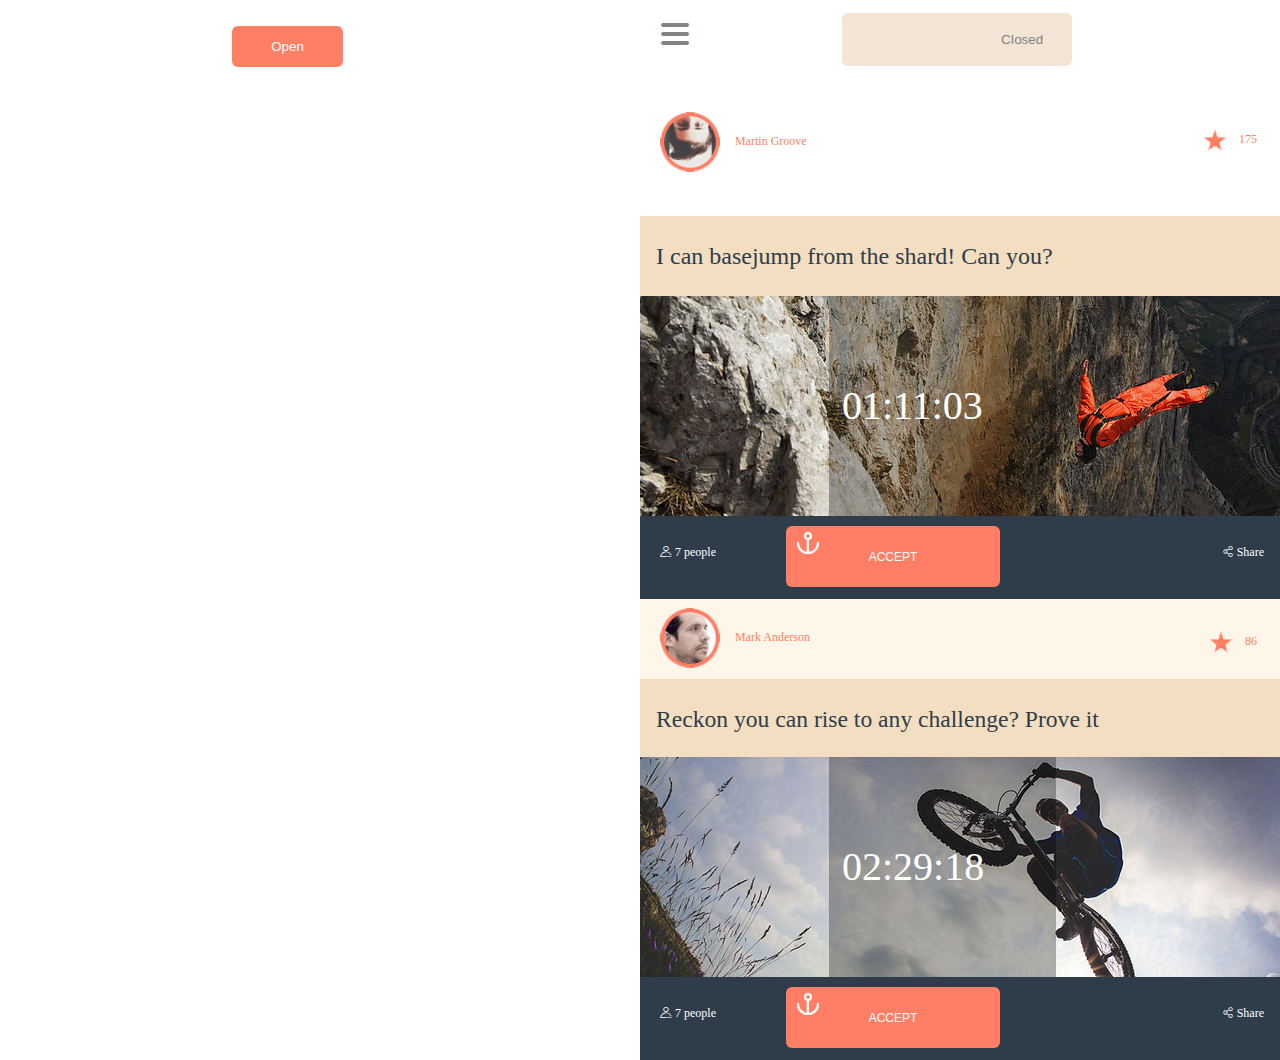
<file: index.html>
<!DOCTYPE html>
<html lang="en">
<head>
    <meta charset="UTF-8">
    <meta id="viewport" name="viewport" content="width=device-width,minimum-scale=1,maximum-scale=1,user-scalable=0">
    <title>free</title>
    <link rel="stylesheet" href="css/style.css">
    <link rel="stylesheet" href="font/iconfont.css">
    <script>
        // alert(window.screen.width)
        window.onload = window.onresize = function () {
            var view_width = document.getElementsByTagName('html')[0].getBoundingClientRect().width;
            //找到标签名为html的第一个
            var _html = document.getElementsByTagName('html')[0];
            //如果屏幕宽度大于640
            //就用 640/16=40
            //小于640的时候 不确定 也是尺寸/40
            view_width > 640 ? _html.style.fontSize = 640 / 16 + 'px' : _html.style.fontSize = view_width / 16 + 'px';
            //最大网页尺寸640
            //最大字体（根字体大小） 40
        }
    </script>
</head>
<body>

<div class="right fl">
    <div class="header_1">
        <div class="hd_top_1">
            <img src="images/top.png" alt="">
        </div>
        <div class="hd_btm_1">
            <p class="o">Olia Gozha</p>
            <span class="b">BetRate:    116 <img src="images/xing1.png" alt=""></span>
            <input class="in"type="button" value=" CREATE CHALLENGE">
        </div>
    </div>
    <div class="center_2">
        <ul>
            <li class="a"><a href="#">Activity Feed</a></li>
            <li class="m"><a href="#">My Challenges</a></li>
            <li class="d"><a href="#">Discussions</a></li>
            <li class="y"><a href="#">My Stats</a></li>
            <li class="s"><a href="#">My Connections</a></li>
            <li class="t"><a href="#">Best Bets</a></li>
        </ul>
    </div>
</div>
<div class="left fr">
<header>
<div class="hd_top">
    <span class="iconfont  dh fl">&#xe609;</span>
    <input class="on" type="button" value="CIosed">
    <input class="cn" type="button" value="Open">
    <span class="iconfont  jh fr">&#xe668;</span>
</div>
<div class="hd_btm">
    <ul>
        <li class="yuan fl"><img src="images/yuan.png" alt="">Martin Groove</li>
        <li class="xing fr"><img src="images/xing.png" alt="">175</li>
    </ul>
</div>
<div class="hd_fot">
    <p>I can basejump from the shard! Can you?</p>
</div>
</header>
<div class="center">
<div class="banner">
    <div class="hui">01:11:03</div>
    <div class="con">
        <span class="iconfont  tou fl">&#xe619; 7 people</span>
        <input type="button" value="ACCEPT">
        <span class="iconfont fx fr">&#xe648; Share</span>
    </div>
</div>
</div>
<div class="hd_font">
    <ul>
        <li class="yuan fl"><img src="images/yuan1.png" alt="">Mark Anderson</li>
        <li class="xing fr"><img src="images/xing.png" alt="">86</li>
    </ul>
</div>
<div class="hd_ft">
    <p>Reckon you can rise to any challenge? Prove it</p>
</div>
<div class="center_1">
    <div class="banner_1">
        <div class="hui_1">02:29:18</div>
        <div class="con_1">
            <span class="iconfont  tou fl">&#xe619; 7 people</span>
            <input type="button" value="ACCEPT">
            <span class="iconfont fx fr">&#xe648; Share</span>
        </div>
    </div>
</div>
</div>

</body>
</html>
</file>
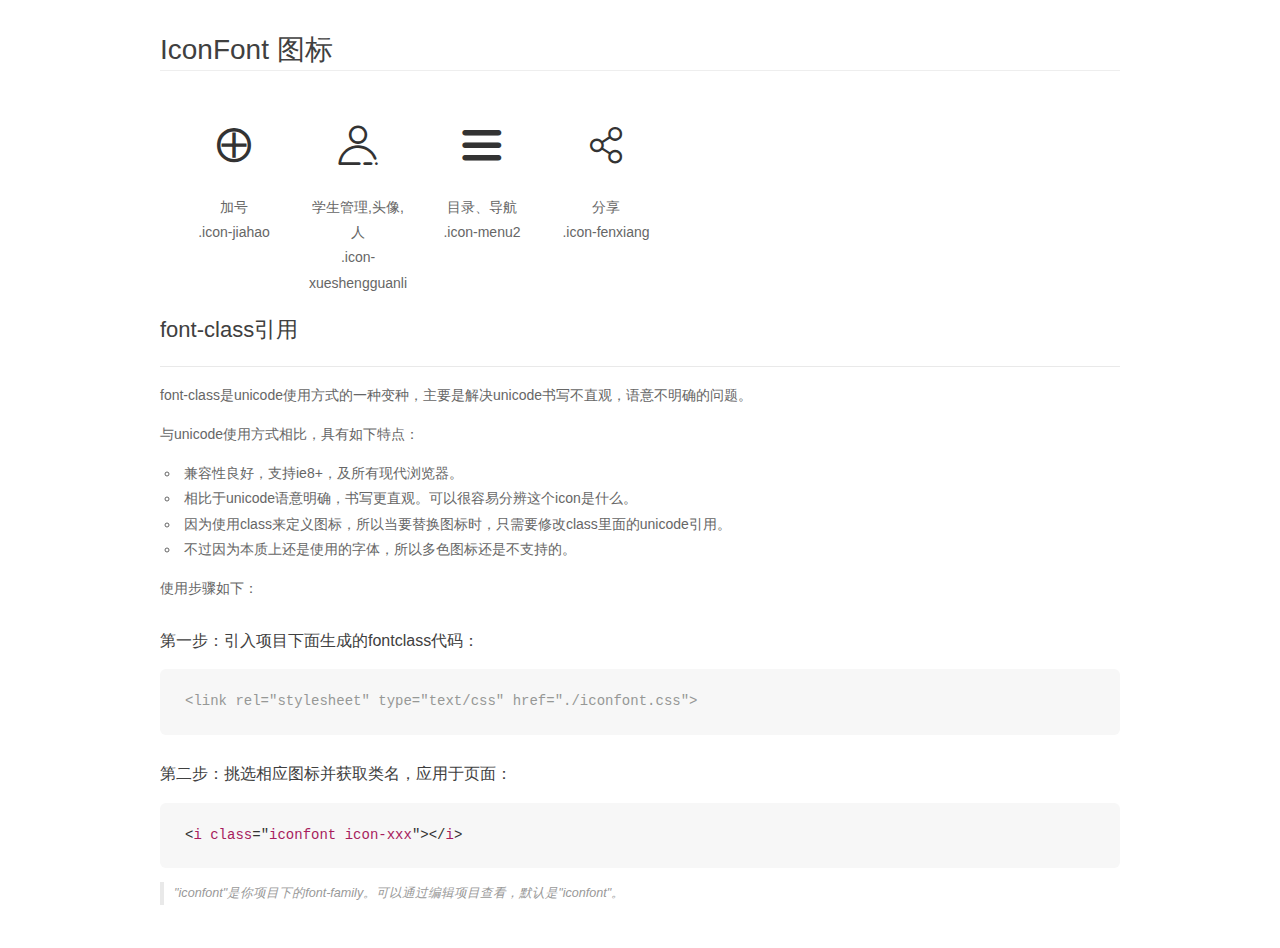
<file: font/demo_fontclass.html>
<!DOCTYPE html>
<html>
<head>
    <meta charset="utf-8"/>
    <title>IconFont</title>
    <link rel="stylesheet" href="demo.css">
    <link rel="stylesheet" href="iconfont.css">
</head>
<body>
    <div class="main markdown">
        <h1>IconFont 图标</h1>
        <ul class="icon_lists clear">
            
                <li>
                <i class="icon iconfont icon-jiahao"></i>
                    <div class="name">加号</div>
                    <div class="fontclass">.icon-jiahao</div>
                </li>
            
                <li>
                <i class="icon iconfont icon-xueshengguanli"></i>
                    <div class="name">学生管理,头像,人</div>
                    <div class="fontclass">.icon-xueshengguanli</div>
                </li>
            
                <li>
                <i class="icon iconfont icon-menu2"></i>
                    <div class="name">目录、导航</div>
                    <div class="fontclass">.icon-menu2</div>
                </li>
            
                <li>
                <i class="icon iconfont icon-fenxiang"></i>
                    <div class="name">分享</div>
                    <div class="fontclass">.icon-fenxiang</div>
                </li>
            
        </ul>

        <h2 id="font-class-">font-class引用</h2>
        <hr>

        <p>font-class是unicode使用方式的一种变种，主要是解决unicode书写不直观，语意不明确的问题。</p>
        <p>与unicode使用方式相比，具有如下特点：</p>
        <ul>
        <li>兼容性良好，支持ie8+，及所有现代浏览器。</li>
        <li>相比于unicode语意明确，书写更直观。可以很容易分辨这个icon是什么。</li>
        <li>因为使用class来定义图标，所以当要替换图标时，只需要修改class里面的unicode引用。</li>
        <li>不过因为本质上还是使用的字体，所以多色图标还是不支持的。</li>
        </ul>
        <p>使用步骤如下：</p>
        <h3 id="-fontclass-">第一步：引入项目下面生成的fontclass代码：</h3>


        <pre><code class="lang-js hljs javascript"><span class="hljs-comment">&lt;link rel="stylesheet" type="text/css" href="./iconfont.css"&gt;</span></code></pre>
        <h3 id="-">第二步：挑选相应图标并获取类名，应用于页面：</h3>
        <pre><code class="lang-css hljs">&lt;<span class="hljs-selector-tag">i</span> <span class="hljs-selector-tag">class</span>="<span class="hljs-selector-tag">iconfont</span> <span class="hljs-selector-tag">icon-xxx</span>"&gt;&lt;/<span class="hljs-selector-tag">i</span>&gt;</code></pre>
        <blockquote>
        <p>"iconfont"是你项目下的font-family。可以通过编辑项目查看，默认是"iconfont"。</p>
        </blockquote>
    </div>
</body>
</html>
</file>
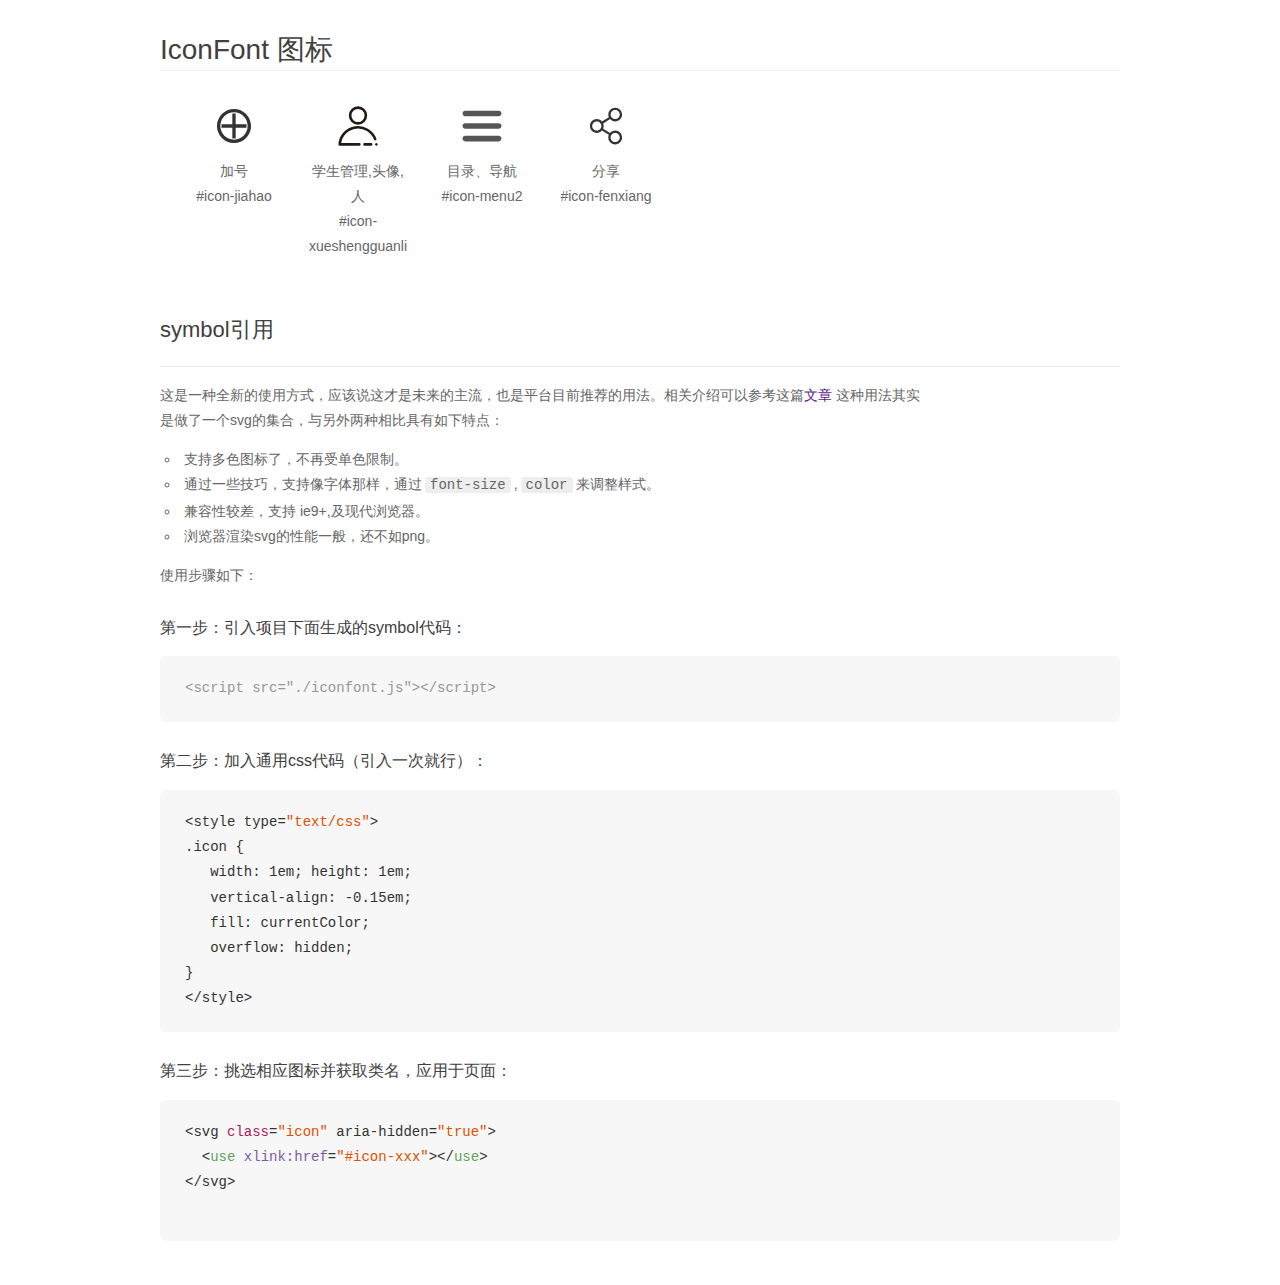
<file: font/demo_symbol.html>
<!DOCTYPE html>
<html>
<head>
    <meta charset="utf-8"/>
    <title>IconFont</title>
    <link rel="stylesheet" href="demo.css">
    <script src="iconfont.js"></script>

    <style type="text/css">
        .icon {
          /* 通过设置 font-size 来改变图标大小 */
          width: 1em; height: 1em;
          /* 图标和文字相邻时，垂直对齐 */
          vertical-align: -0.15em;
          /* 通过设置 color 来改变 SVG 的颜色/fill */
          fill: currentColor;
          /* path 和 stroke 溢出 viewBox 部分在 IE 下会显示
             normalize.css 中也包含这行 */
          overflow: hidden;
        }

    </style>
</head>
<body>
    <div class="main markdown">
        <h1>IconFont 图标</h1>
        <ul class="icon_lists clear">
            
                <li>
                    <svg class="icon" aria-hidden="true">
                        <use xlink:href="#icon-jiahao"></use>
                    </svg>
                    <div class="name">加号</div>
                    <div class="fontclass">#icon-jiahao</div>
                </li>
            
                <li>
                    <svg class="icon" aria-hidden="true">
                        <use xlink:href="#icon-xueshengguanli"></use>
                    </svg>
                    <div class="name">学生管理,头像,人</div>
                    <div class="fontclass">#icon-xueshengguanli</div>
                </li>
            
                <li>
                    <svg class="icon" aria-hidden="true">
                        <use xlink:href="#icon-menu2"></use>
                    </svg>
                    <div class="name">目录、导航</div>
                    <div class="fontclass">#icon-menu2</div>
                </li>
            
                <li>
                    <svg class="icon" aria-hidden="true">
                        <use xlink:href="#icon-fenxiang"></use>
                    </svg>
                    <div class="name">分享</div>
                    <div class="fontclass">#icon-fenxiang</div>
                </li>
            
        </ul>


        <h2 id="symbol-">symbol引用</h2>
        <hr>

        <p>这是一种全新的使用方式，应该说这才是未来的主流，也是平台目前推荐的用法。相关介绍可以参考这篇<a href="">文章</a>
        这种用法其实是做了一个svg的集合，与另外两种相比具有如下特点：</p>
        <ul>
          <li>支持多色图标了，不再受单色限制。</li>
          <li>通过一些技巧，支持像字体那样，通过<code>font-size</code>,<code>color</code>来调整样式。</li>
          <li>兼容性较差，支持 ie9+,及现代浏览器。</li>
          <li>浏览器渲染svg的性能一般，还不如png。</li>
        </ul>
        <p>使用步骤如下：</p>
        <h3 id="-symbol-">第一步：引入项目下面生成的symbol代码：</h3>
        <pre><code class="lang-js hljs javascript"><span class="hljs-comment">&lt;script src="./iconfont.js"&gt;&lt;/script&gt;</span></code></pre>
        <h3 id="-css-">第二步：加入通用css代码（引入一次就行）：</h3>
        <pre><code class="lang-js hljs javascript">&lt;style type=<span class="hljs-string">"text/css"</span>&gt;
.icon {
   width: <span class="hljs-number">1</span>em; height: <span class="hljs-number">1</span>em;
   vertical-align: <span class="hljs-number">-0.15</span>em;
   fill: currentColor;
   overflow: hidden;
}
&lt;<span class="hljs-regexp">/style&gt;</span></code></pre>
        <h3 id="-">第三步：挑选相应图标并获取类名，应用于页面：</h3>
        <pre><code class="lang-js hljs javascript">&lt;svg <span class="hljs-class"><span class="hljs-keyword">class</span></span>=<span class="hljs-string">"icon"</span> aria-hidden=<span class="hljs-string">"true"</span>&gt;<span class="xml"><span class="hljs-tag">
  &lt;<span class="hljs-name">use</span> <span class="hljs-attr">xlink:href</span>=<span class="hljs-string">"#icon-xxx"</span>&gt;</span><span class="hljs-tag">&lt;/<span class="hljs-name">use</span>&gt;</span>
</span>&lt;<span class="hljs-regexp">/svg&gt;
        </span></code></pre>
    </div>
</body>
</html>
</file>
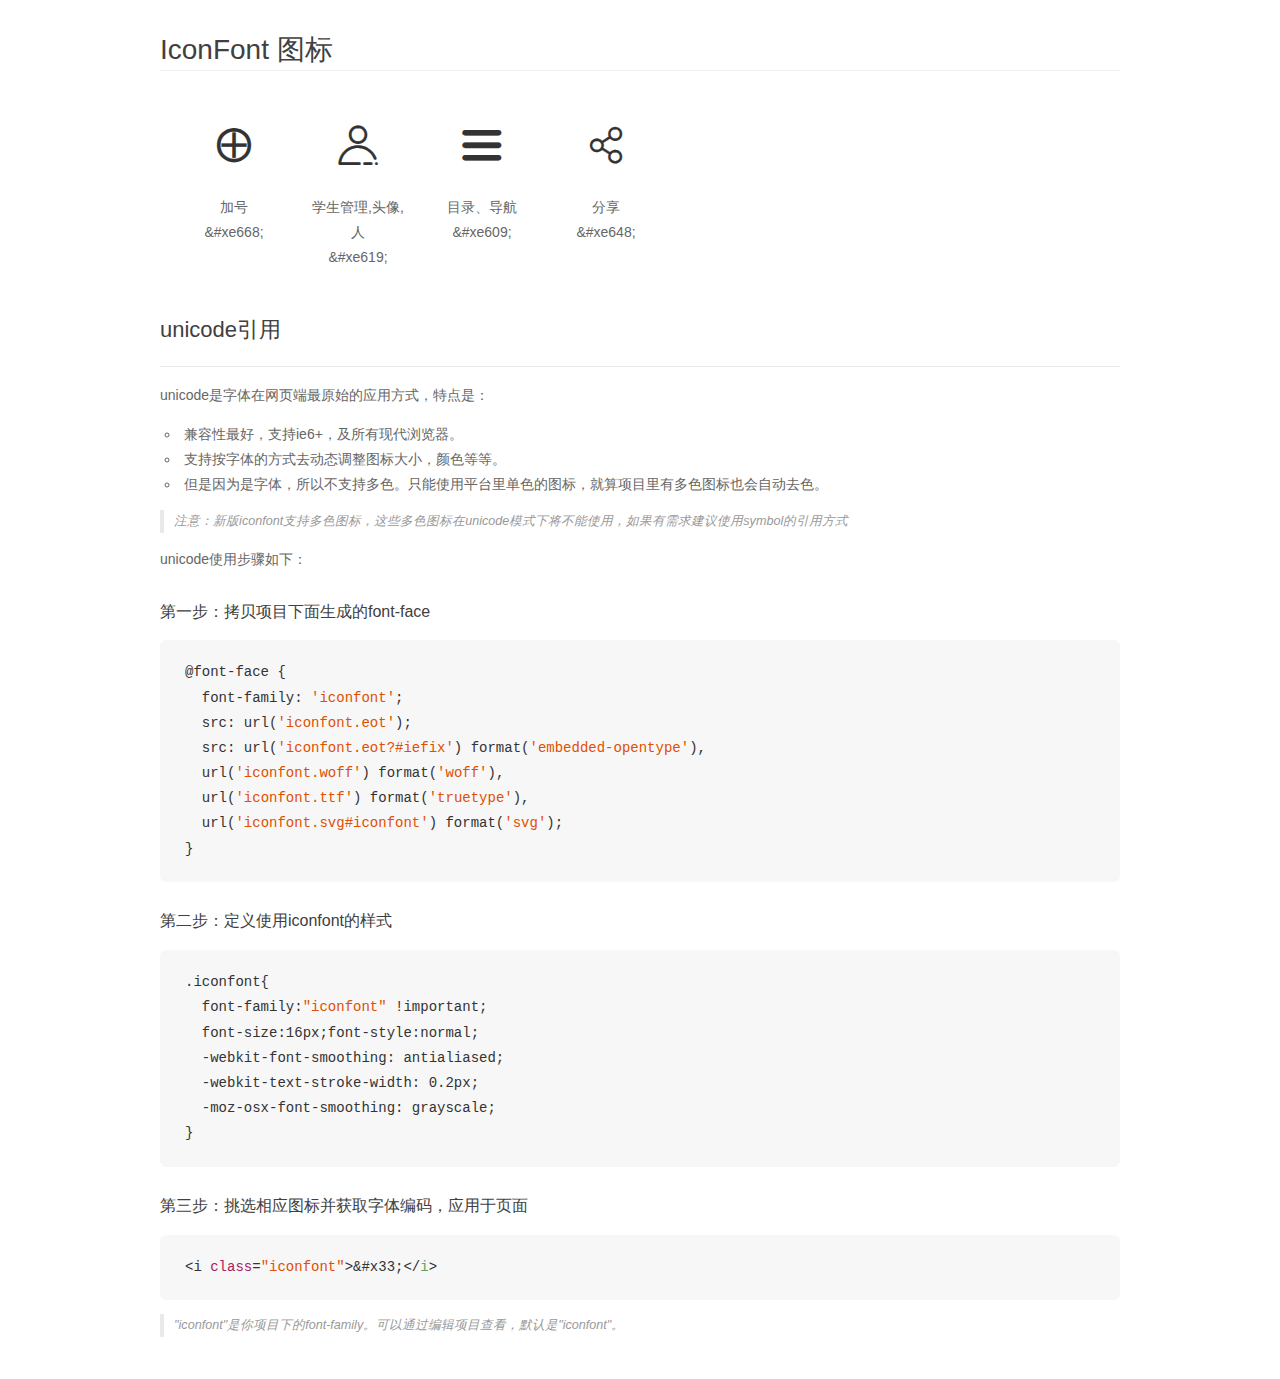
<file: font/demo_unicode.html>
<!DOCTYPE html>
<html>
<head>
    <meta charset="utf-8"/>
    <title>IconFont</title>
    <link rel="stylesheet" href="demo.css">

    <style type="text/css">

        @font-face {font-family: "iconfont";
          src: url('iconfont.eot'); /* IE9*/
          src: url('iconfont.eot#iefix') format('embedded-opentype'), /* IE6-IE8 */
          url('iconfont.woff') format('woff'), /* chrome, firefox */
          url('iconfont.ttf') format('truetype'), /* chrome, firefox, opera, Safari, Android, iOS 4.2+*/
          url('iconfont.svg#iconfont') format('svg'); /* iOS 4.1- */
        }

        .iconfont {
          font-family:"iconfont" !important;
          font-size:16px;
          font-style:normal;
          -webkit-font-smoothing: antialiased;
          -webkit-text-stroke-width: 0.2px;
          -moz-osx-font-smoothing: grayscale;
        }

    </style>
</head>
<body>
    <div class="main markdown">
        <h1>IconFont 图标</h1>
        <ul class="icon_lists clear">
            
                <li>
                <i class="icon iconfont">&#xe668;</i>
                    <div class="name">加号</div>
                    <div class="code">&amp;#xe668;</div>
                </li>
            
                <li>
                <i class="icon iconfont">&#xe619;</i>
                    <div class="name">学生管理,头像,人</div>
                    <div class="code">&amp;#xe619;</div>
                </li>
            
                <li>
                <i class="icon iconfont">&#xe609;</i>
                    <div class="name">目录、导航</div>
                    <div class="code">&amp;#xe609;</div>
                </li>
            
                <li>
                <i class="icon iconfont">&#xe648;</i>
                    <div class="name">分享</div>
                    <div class="code">&amp;#xe648;</div>
                </li>
            
        </ul>
        <h2 id="unicode-">unicode引用</h2>
        <hr>

        <p>unicode是字体在网页端最原始的应用方式，特点是：</p>
        <ul>
        <li>兼容性最好，支持ie6+，及所有现代浏览器。</li>
        <li>支持按字体的方式去动态调整图标大小，颜色等等。</li>
        <li>但是因为是字体，所以不支持多色。只能使用平台里单色的图标，就算项目里有多色图标也会自动去色。</li>
        </ul>
        <blockquote>
        <p>注意：新版iconfont支持多色图标，这些多色图标在unicode模式下将不能使用，如果有需求建议使用symbol的引用方式</p>
        </blockquote>
        <p>unicode使用步骤如下：</p>
        <h3 id="-font-face">第一步：拷贝项目下面生成的font-face</h3>
        <pre><code class="lang-js hljs javascript">@font-face {
  font-family: <span class="hljs-string">'iconfont'</span>;
  src: url(<span class="hljs-string">'iconfont.eot'</span>);
  src: url(<span class="hljs-string">'iconfont.eot?#iefix'</span>) format(<span class="hljs-string">'embedded-opentype'</span>),
  url(<span class="hljs-string">'iconfont.woff'</span>) format(<span class="hljs-string">'woff'</span>),
  url(<span class="hljs-string">'iconfont.ttf'</span>) format(<span class="hljs-string">'truetype'</span>),
  url(<span class="hljs-string">'iconfont.svg#iconfont'</span>) format(<span class="hljs-string">'svg'</span>);
}
</code></pre>
        <h3 id="-iconfont-">第二步：定义使用iconfont的样式</h3>
        <pre><code class="lang-js hljs javascript">.iconfont{
  font-family:<span class="hljs-string">"iconfont"</span> !important;
  font-size:<span class="hljs-number">16</span>px;font-style:normal;
  -webkit-font-smoothing: antialiased;
  -webkit-text-stroke-width: <span class="hljs-number">0.2</span>px;
  -moz-osx-font-smoothing: grayscale;
}
</code></pre>
        <h3 id="-">第三步：挑选相应图标并获取字体编码，应用于页面</h3>
        <pre><code class="lang-js hljs javascript">&lt;i <span class="hljs-class"><span class="hljs-keyword">class</span></span>=<span class="hljs-string">"iconfont"</span>&gt;&amp;#x33;<span class="xml"><span class="hljs-tag">&lt;/<span class="hljs-name">i</span>&gt;</span></span></code></pre>

        <blockquote>
        <p>"iconfont"是你项目下的font-family。可以通过编辑项目查看，默认是"iconfont"。</p>
        </blockquote>
    </div>


</body>
</html>
</file>
<file: css/style.css>
@charset "utf-8";
body,
ul,ol,h1,h2,h3,h4,h5,h6,p,input,select,textarea,dl,dd {
    margin: 0;
    padding: 0;
}

ul,ol {
    list-style: none;
}
.hide{ display: none;}
.show{display: block;}
img {
    border: none;
    vertical-align: middle;
}
a {
    text-decoration: none;
    color: #000;
}
.clearfix:after,
.clearfix:before {
    content: "";
    display: table;
}
.clearfix:after {
    clear: both;
}
.clearfix {
    *zoom: 1;
}
.fl {
    float: left;
}
.fr {
    float: right;
}
body{
    /*background-image:linear-gradient(to right,#F7DEC0,#FCF3E1);*/
}
.right{
    display: none;
}
header{
    width: 16rem;
    height: 7.45rem;
}
.hd_top {
    width: 16rem;
    height: 2.125rem;
}
.hd_top .dh{
    margin: 0.45rem 0.9rem 0.25rem 0.5rem;
   color: #818485;
    font-size:30px;
}
.hd_top .jh{
    color:#818485;
    margin: -1.3rem 0.625rem 0.175rem 3.6rem;
    font-size:30px;
}
.hd_top .on{
    width: 5.75rem;
    height: 1.325rem;
    background:#F3E4D6 ;
    border-radius: 6px;
    position: relative;
    padding-left: 3.25rem;
    margin-left:2.9rem;
    border:none;
    color:#818485;
    margin-top: 13px;
}
.hd_top .cn{
    width: 2.775rem;
    height: 1.025rem;
    background: #FF7F65;
    border-radius:6px;
    color:#fff;
    position: absolute;
    left:5.8rem;top:0.65rem;
    border:none;
}
.hd_btm {
    width: 16rem;
    height: 3.275rem;
}
.hd_btm .yuan{
    font-size:0.3rem;
    color:#FF7F66;
    margin-top:20px;
}
.hd_btm .yuan img{
    width: 1.5rem;
    height: 1.5rem;
    margin: 0.175rem 0.375rem 0.2rem 0.5rem;
}
.hd_btm .xing{
    margin: 1.1rem 0.575rem 0.8rem  0;
    color:#FF7F66;
    font-size:0.3rem;
}
.hd_btm .xing img{
    padding-right: 12px;
}
.hd_fot{
    width: 16rem;
    height: 2rem;
    background-color: #F4DEC1;
}
.hd_fot p{
    margin-left: 0.4rem;
    color:#2F3D4B;
    font-size:0.6rem;
    line-height:2rem;
}
.center{
    width: 16rem;
    height: 7.575rem;
}
.banner{
    width: 16rem;
    height: 5.5rem;
    background: url("../images/banner.png") no-repeat;
}
.banner .hui{
    width: 5.35rem;
    height: 5.5rem;
    line-height:5.5rem;
    padding-left: 0.325rem;
    margin-left: 4.725rem;
    color:#fff;
    margin-top:-0.05rem;
    background:rgba(0,0,0,.3) ;
}
.banner .con{
    width: 16rem;
    height: 2.075rem;
    background:#2F3D4B ;
}
.con .tou{
    color:#fff;
    font-size:0.3rem;
    margin: 0.725rem 1.75rem 0.675rem 0.5rem;
}
.con .fx{
    color:#fff;
    font-size:0.3rem;
    margin: 0.725rem 0.4rem 0.7rem 3.55rem;
}
.con input{
    width: 5.35rem;
    height: 1.525rem;
    border-radius:6px ;
    color:#fff;
    background: url(../images/yu.png) no-repeat 10px 5px #FF7E65;
    border:none;
    font-size: 0.3rem;
    margin-top: 0.25rem;
}
.hd_font {
    width: 16rem;
    height: 3.275rem;
}
.hd_font .yuan{
    font-size:0.3rem;
    color:#FF7F66;
    margin-top:2px;
}
.hd_font .yuan img{
    width: 1.5rem;
    height: 1.5rem;
    margin: 0.175rem 0.375rem 0.2rem 0.5rem;
}
.hd_font .xing{
    margin: 0.8rem 0.575rem 0.8rem  0;
    color:#FF7F66;
    font-size:0.3rem;
}
.hd_font .xing img{
    padding-right: 12px;
}
.hd_font{
    width: 16rem;
    height: 2rem;
    background-color: #FEF6E8;
}
.hd_ft{
    width: 16rem;
    height: 2rem;
    background-color: #F4DEC1;
}
.hd_ft p{
    margin-left: 0.4rem;
    color:#2F3D4B;
    font-size:0.59rem;
    line-height:2rem;
}
.center_1{
    width: 16rem;
    height: 7.575rem;
}
.banner_1{
    width: 16rem;
    height: 5.5rem;
    background: url(../images/banner1.png) no-repeat;
}
.banner_1 .hui_1{
    width: 5.35rem;
    height: 5.5rem;
    line-height:5.5rem;
    padding-left: 0.325rem;
    margin-left: 4.725rem;
    color:#fff;
    margin-top:-0.05rem;
    background:rgba(0,0,0,.3) ;
}
.banner_1 .con_1{
    width: 16rem;
    height: 2.075rem;
    background:#2F3D4B ;
}
.con_1 .tou{
    color:#fff;
    font-size:0.3rem;
    margin: 0.725rem 1.75rem 0.675rem 0.5rem;
}
.con_1 .fx{
    color:#fff;
    font-size:0.3rem;
    margin: 0.725rem 0.4rem 0.7rem 3.55rem;
}
.con_1 input{
    width: 5.35rem;
    height: 1.525rem;
    border-radius:6px ;
    color:#fff;
    background: url(../images/yu.png) no-repeat 10px 5px #FF7E65;
    border:none;
    font-size: 0.3rem;
    margin-top: 0.25rem;
}
.header_1{
    width: 14.05rem;
    height:13.55rem;
    background: #2F3D4B;
}
.header_1 .hd_top_1{
    width: 14.025rem;
    height: 5.425rem;
}
.hd_top_1 img{
    width: 4.5rem;
    height: 4.5rem;
    margin-left: 3.5rem;
    margin-top: 1rem;
}
.hd_btm_1{
    width: 14.025rem;
    height: 2.425rem;
    /*background: red;*/
}
.hd_btm_1 .o{
    margin-left: 4.3rem;
    margin-top: 0.625rem;
    color:#828E9A;
    font-size:0.7rem;
}
.hd_btm_1 .b{
    margin-left: 4.3rem;
    color:#828E9A;
    font-size: 0.3rem;
}
.hd_btm_1 .b img{
    width: 0.6rem;
    height: 0.6rem;
    margin-bottom: 0.05rem;
}
.hd_btm_1 .in{
    width: 11.1rem;
    height: 2.275rem;
    background: url("../images/jj.png") no-repeat 10px 9px #FF7E65;
    border-radius: 6px;
    margin-left: 1.475rem;
    border: none;
    margin-top:  1.475rem;
    color:#fff;
    font-size: 0.7rem;
    margin-bottom: 1.25rem;
}
.center_2{
    width: 14.05rem;
    height: 15.875rem;
    background: #2A3744;
}
.cencer_2 ul{
    margin-top: 0.825rem;
}
.center_2 .a a{
    width: 14.05rem;
    height: 2.5rem;
    background: url("../images/a.png") no-repeat 0.75rem 0.125rem #2A3744;
    color:#fff;
    padding-left: 3.2rem;
    line-height: 2.5rem;
    text-align: center;
}
.center_2 .m a{
    width: 14.05rem;
    height: 2.5rem;
    background:url("../images/m.png") no-repeat 0.75rem 0.125rem  #2C3947;
    color:#fff;
    padding-left: 3.2rem;
    line-height: 2.5rem;
    text-align: center;
}
.center_2 .d a{
    width: 14.05rem;
    height: 2.5rem;
    background:url("../images/d.png") no-repeat 0.75rem 0.125rem #2A3744;
    color:#fff;
    padding-left: 3.2rem;
    line-height: 2.5rem;
    text-align: center;
}
.center_2 .y a{
    width: 14.05rem;
    height: 2.5rem;
    background: url("../images/y.png") no-repeat 0.75rem 0.125rem #2C3947;
    color:#fff;
    padding-left: 3.2rem;
    line-height: 2.5rem;
    text-align: center;
}
.center_2 .s a{
    width: 14.05rem;
    height: 2.5rem;
    background: url("../images/s.png") no-repeat 0.75rem 0.125rem #2A3744;
    color:#fff;
    padding-left: 3.2rem;
    line-height: 2.5rem;
    text-align: center;
}
.center_2 .t a{
    width: 14.05rem;
    height: 2.5rem;
    background: url("../images/t.png") no-repeat 0.75rem 0.125rem #2C3947;
    color:#fff;
    padding-left: 3.2rem;
    line-height: 2.5rem;
    text-align: center;
}
</file>
<file: font/iconfont.css>
@font-face {font-family: "iconfont";
  src: url('iconfont.eot?t=1523879325858'); /* IE9*/
  src: url('iconfont.eot?t=1523879325858#iefix') format('embedded-opentype'), /* IE6-IE8 */
  url('[data-uri]') format('woff'),
  url('iconfont.ttf?t=1523879325858') format('truetype'), /* chrome, firefox, opera, Safari, Android, iOS 4.2+*/
  url('iconfont.svg?t=1523879325858#iconfont') format('svg'); /* iOS 4.1- */
}

.iconfont {
  font-family:"iconfont" !important;
  font-style:normal;
  -webkit-font-smoothing: antialiased;
  -moz-osx-font-smoothing: grayscale;
}

.icon-jiahao:before { content: "\e668"; }

.icon-xueshengguanli:before { content: "\e619"; }

.icon-menu2:before { content: "\e609"; }

.icon-fenxiang:before { content: "\e648"; }
</file>
<file: font/demo.css>
*{margin: 0;padding: 0;list-style: none;}
/*
KISSY CSS Reset
理念：1. reset 的目的不是清除浏览器的默认样式，这仅是部分工作。清除和重置是紧密不可分的。
2. reset 的目的不是让默认样式在所有浏览器下一致，而是减少默认样式有可能带来的问题。
3. reset 期望提供一套普适通用的基础样式。但没有银弹，推荐根据具体需求，裁剪和修改后再使用。
特色：1. 适应中文；2. 基于最新主流浏览器。
维护：玉伯<lifesinger@gmail.com>, 正淳<ragecarrier@gmail.com>
 */

/** 清除内外边距 **/
body, h1, h2, h3, h4, h5, h6, hr, p, blockquote, /* structural elements 结构元素 */
dl, dt, dd, ul, ol, li, /* list elements 列表元素 */
pre, /* text formatting elements 文本格式元素 */
form, fieldset, legend, button, input, textarea, /* form elements 表单元素 */
th, td /* table elements 表格元素 */ {
  margin: 0;
  padding: 0;
}

/** 设置默认字体 **/
body,
button, input, select, textarea /* for ie */ {
  font: 12px/1.5 tahoma, arial, \5b8b\4f53, sans-serif;
}
h1, h2, h3, h4, h5, h6 { font-size: 100%; }
address, cite, dfn, em, var { font-style: normal; } /* 将斜体扶正 */
code, kbd, pre, samp { font-family: courier new, courier, monospace; } /* 统一等宽字体 */
small { font-size: 12px; } /* 小于 12px 的中文很难阅读，让 small 正常化 */

/** 重置列表元素 **/
ul, ol { list-style: none; }

/** 重置文本格式元素 **/
a { text-decoration: none; }
a:hover { text-decoration: underline; }


/** 重置表单元素 **/
legend { color: #000; } /* for ie6 */
fieldset, img { border: 0; } /* img 搭车：让链接里的 img 无边框 */
button, input, select, textarea { font-size: 100%; } /* 使得表单元素在 ie 下能继承字体大小 */
/* 注：optgroup 无法扶正 */

/** 重置表格元素 **/
table { border-collapse: collapse; border-spacing: 0; }

/* 清除浮动 */
.ks-clear:after, .clear:after {
  content: '\20';
  display: block;
  height: 0;
  clear: both;
}
.ks-clear, .clear {
  *zoom: 1;
}

.main {
  padding: 30px 100px;
width: 960px;
margin: 0 auto;
}
.main h1{font-size:36px; color:#333; text-align:left;margin-bottom:30px; border-bottom: 1px solid #eee;}

.helps{margin-top:40px;}
.helps pre{
  padding:20px;
  margin:10px 0;
  border:solid 1px #e7e1cd;
  background-color: #fffdef;
  overflow: auto;
}

.icon_lists{
  width: 100% !important;

}

.icon_lists li{
  float:left;
  width: 100px;
  height:180px;
  text-align: center;
  list-style: none !important;
}
.icon_lists .icon{
  font-size: 42px;
  line-height: 100px;
  margin: 10px 0;
  color:#333;
  -webkit-transition: font-size 0.25s ease-out 0s;
  -moz-transition: font-size 0.25s ease-out 0s;
  transition: font-size 0.25s ease-out 0s;

}
.icon_lists .icon:hover{
  font-size: 100px;
}



.markdown {
  color: #666;
  font-size: 14px;
  line-height: 1.8;
}

.highlight {
  line-height: 1.5;
}

.markdown img {
  vertical-align: middle;
  max-width: 100%;
}

.markdown h1 {
  color: #404040;
  font-weight: 500;
  line-height: 40px;
  margin-bottom: 24px;
}

.markdown h2,
.markdown h3,
.markdown h4,
.markdown h5,
.markdown h6 {
  color: #404040;
  margin: 1.6em 0 0.6em 0;
  font-weight: 500;
  clear: both;
}

.markdown h1 {
  font-size: 28px;
}

.markdown h2 {
  font-size: 22px;
}

.markdown h3 {
  font-size: 16px;
}

.markdown h4 {
  font-size: 14px;
}

.markdown h5 {
  font-size: 12px;
}

.markdown h6 {
  font-size: 12px;
}

.markdown hr {
  height: 1px;
  border: 0;
  background: #e9e9e9;
  margin: 16px 0;
  clear: both;
}

.markdown p,
.markdown pre {
  margin: 1em 0;
}

.markdown > p,
.markdown > blockquote,
.markdown > .highlight,
.markdown > ol,
.markdown > ul {
  width: 80%;
}

.markdown ul > li {
  list-style: circle;
}

.markdown > ul li,
.markdown blockquote ul > li {
  margin-left: 20px;
  padding-left: 4px;
}

.markdown > ul li p,
.markdown > ol li p {
  margin: 0.6em 0;
}

.markdown ol > li {
  list-style: decimal;
}

.markdown > ol li,
.markdown blockquote ol > li {
  margin-left: 20px;
  padding-left: 4px;
}

.markdown code {
  margin: 0 3px;
  padding: 0 5px;
  background: #eee;
  border-radius: 3px;
}

.markdown pre {
  border-radius: 6px;
  background: #f7f7f7;
  padding: 20px;
}

.markdown pre code {
  border: none;
  background: #f7f7f7;
  margin: 0;
}

.markdown strong,
.markdown b {
  font-weight: 600;
}

.markdown > table {
  border-collapse: collapse;
  border-spacing: 0px;
  empty-cells: show;
  border: 1px solid #e9e9e9;
  width: 95%;
  margin-bottom: 24px;
}

.markdown > table th {
  white-space: nowrap;
  color: #333;
  font-weight: 600;

}

.markdown > table th,
.markdown > table td {
  border: 1px solid #e9e9e9;
  padding: 8px 16px;
  text-align: left;
}

.markdown > table th {
  background: #F7F7F7;
}

.markdown blockquote {
  font-size: 90%;
  color: #999;
  border-left: 4px solid #e9e9e9;
  padding-left: 0.8em;
  margin: 1em 0;
  font-style: italic;
}

.markdown blockquote p {
  margin: 0;
}

.markdown .anchor {
  opacity: 0;
  transition: opacity 0.3s ease;
  margin-left: 8px;
}

.markdown .waiting {
  color: #ccc;
}

.markdown h1:hover .anchor,
.markdown h2:hover .anchor,
.markdown h3:hover .anchor,
.markdown h4:hover .anchor,
.markdown h5:hover .anchor,
.markdown h6:hover .anchor {
  opacity: 1;
  display: inline-block;
}

.markdown > br,
.markdown > p > br {
  clear: both;
}


.hljs {
  display: block;
  background: white;
  padding: 0.5em;
  color: #333333;
  overflow-x: auto;
}

.hljs-comment,
.hljs-meta {
  color: #969896;
}

.hljs-string,
.hljs-variable,
.hljs-template-variable,
.hljs-strong,
.hljs-emphasis,
.hljs-quote {
  color: #df5000;
}

.hljs-keyword,
.hljs-selector-tag,
.hljs-type {
  color: #a71d5d;
}

.hljs-literal,
.hljs-symbol,
.hljs-bullet,
.hljs-attribute {
  color: #0086b3;
}

.hljs-section,
.hljs-name {
  color: #63a35c;
}

.hljs-tag {
  color: #333333;
}

.hljs-title,
.hljs-attr,
.hljs-selector-id,
.hljs-selector-class,
.hljs-selector-attr,
.hljs-selector-pseudo {
  color: #795da3;
}

.hljs-addition {
  color: #55a532;
  background-color: #eaffea;
}

.hljs-deletion {
  color: #bd2c00;
  background-color: #ffecec;
}

.hljs-link {
  text-decoration: underline;
}

pre{
  background: #fff;
}
</file>
